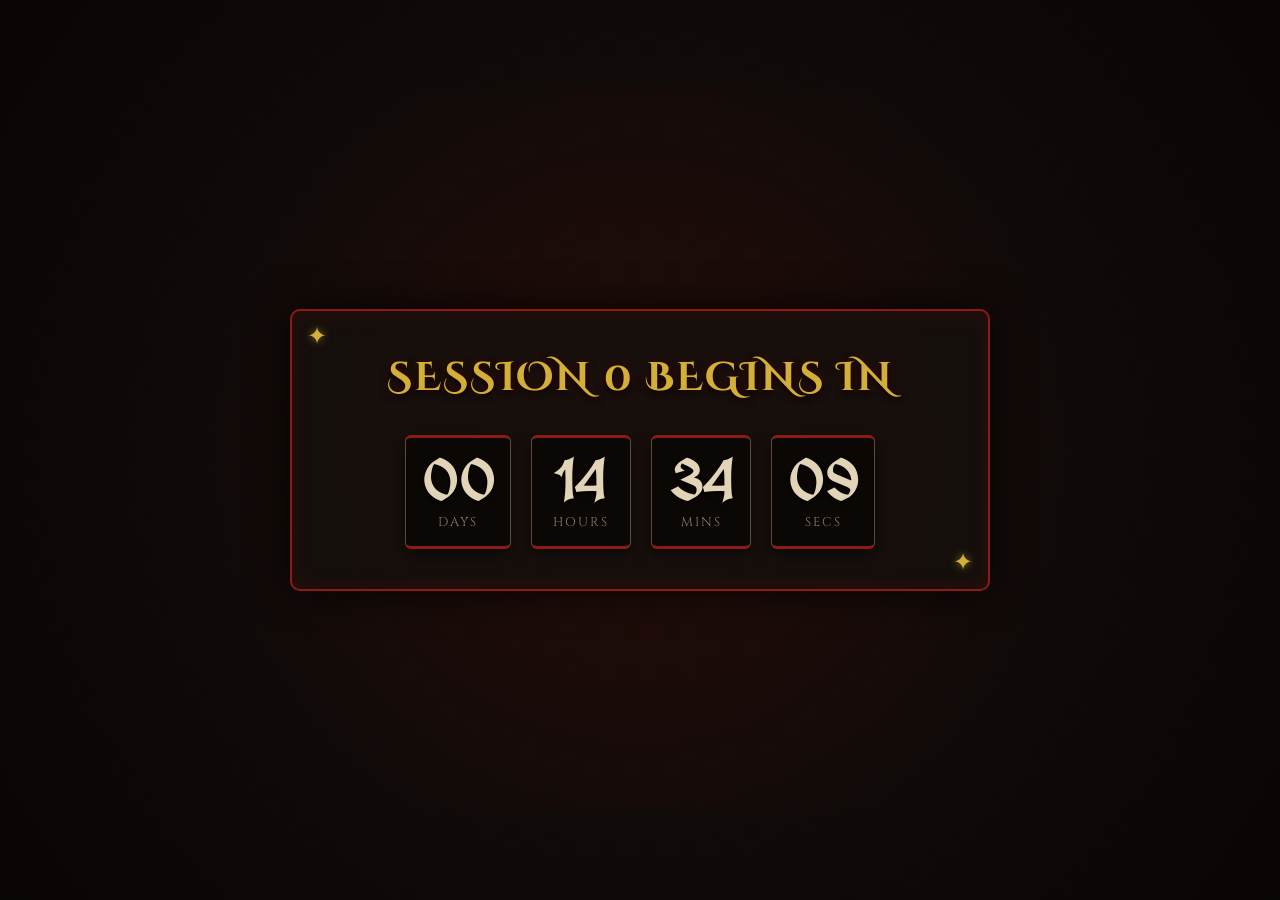
<file: index.html>
<!DOCTYPE html>
<html lang="en">
<head>
    <meta charset="UTF-8">
    <meta name="viewport" content="width=device-width, initial-scale=1.0">
    <title>D&D Session 0 Countdown</title>
    <!-- Google Fonts for Gothic/Fantasy Aesthetic -->
    <link rel="preconnect" href="https://fonts.googleapis.com">
    <link rel="preconnect" href="https://fonts.gstatic.com" crossorigin>
    <link href="https://fonts.googleapis.com/css2?family=Cinzel+Decorative:wght@700&family=Cinzel:wght@500;700&family=MedievalSharp&display=swap" rel="stylesheet">
    
    <style>
        * {
            box-sizing: border-box;
            margin: 0;
            padding: 0;
        }

        body {
            background-color: #0f0c08;
            /* Using a subtle procedural dark slate/stone color system to avoid heavy external image loads */
            background-image: 
                radial-gradient(circle at 50% 50%, rgba(30, 20, 15, 0.4), rgba(10, 5, 5, 0.9)),
                linear-gradient(45deg, rgba(20, 15, 10, 0.3) 25%, transparent 25%, transparent 75%, rgba(20, 15, 10, 0.3) 75%),
                linear-gradient(45deg, rgba(20, 15, 10, 0.3) 25%, transparent 25%, transparent 75%, rgba(20, 15, 10, 0.3) 75%);
            background-size: 100% 100%, 40px 40px, 40px 40px;
            background-position: 0 0, 0 0, 20px 20px;
            color: #e2d4b7;
            font-family: 'Cinzel', serif;
            min-height: 100vh;
            display: flex;
            justify-content: center;
            align-items: center;
            overflow: hidden;
            padding: 20px;
        }

        .container {
            text-align: center;
            background: rgba(22, 16, 13, 0.85);
            padding: 40px 60px;
            border-radius: 10px;
            box-shadow: 0 0 40px rgba(0, 0, 0, 0.85), inset 0 0 20px rgba(139, 0, 0, 0.2);
            border: 2px solid #8a1c14;
            max-width: 700px;
            width: 100%;
            position: relative;
        }

        /* Decorative Fantasy Corners */
        .container::before, .container::after {
            content: "✦";
            position: absolute;
            font-size: 24px;
            color: #d4af37;
            text-shadow: 0 0 8px rgba(212, 175, 55, 0.6);
        }
        .container::before { top: 10px; left: 15px; }
        .container::after { bottom: 10px; right: 15px; }

        h1 {
            font-family: 'Cinzel Decorative', serif;
            font-size: 2.5rem;
            color: #d4af37;
            text-shadow: 0 3px 6px rgba(0, 0, 0, 0.9), 0 0 10px rgba(139, 0, 0, 0.4);
            margin-bottom: 30px;
            letter-spacing: 2px;
            text-transform: uppercase;
        }

        /* Countdown Grid */
        .countdown {
            display: flex;
            justify-content: center;
            gap: 20px;
            flex-wrap: wrap;
        }

        .time-box {
            background: rgba(10, 7, 5, 0.9);
            border: 1px solid #5a4a3a;
            border-top: 3px solid #8a1c14;
            border-bottom: 3px solid #8a1c14;
            border-radius: 6px;
            padding: 15px;
            min-width: 100px;
            box-shadow: 0 5px 15px rgba(0, 0, 0, 0.5);
            transition: transform 0.3s ease;
        }

        .time-box:hover {
            transform: translateY(-5px);
            border-top-color: #d4af37;
            border-bottom-color: #d4af37;
        }

        .number {
            font-family: 'MedievalSharp', cursive;
            font-size: 3.5rem;
            font-weight: bold;
            color: #e2d4b7;
            text-shadow: 0 2px 4px rgba(0, 0, 0, 0.8);
            line-height: 1;
            margin-bottom: 5px;
        }

        .label {
            font-size: 0.8rem;
            text-transform: uppercase;
            letter-spacing: 2px;
            color: #8c7a6b;
        }

        /* Ambient Pulsing Glow behind the box */
        .ambient-glow {
            position: absolute;
            top: 50%;
            left: 50%;
            transform: translate(-50%, -50%);
            width: 80%;
            height: 80%;
            background: radial-gradient(circle, rgba(139, 0, 0, 0.15) 0%, transparent 70%);
            z-index: -1;
            pointer-events: none;
        }

        /* Message when countdown ends */
        #session-message {
            font-size: 2rem;
            color: #d4af37;
            font-family: 'Cinzel Decorative', serif;
            display: none;
            text-shadow: 0 0 15px rgba(212, 175, 55, 0.6);
            animation: pulse 2s infinite alternate;
        }

        @keyframes pulse {
            0% { opacity: 0.8; transform: scale(0.98); }
            100% { opacity: 1; transform: scale(1.02); }
        }

        /* Responsive adjustments */
        @media (max-width: 600px) {
            h1 { font-size: 1.8rem; }
            .number { font-size: 2.5rem; }
            .time-box { min-width: 80px; padding: 10px; }
            .countdown { gap: 10px; }
        }
    </style>
</head>
<body>

    <div class="ambient-glow"></div>

    <div class="container">
        <h1 id="main-title">Session 0 begins in</h1>
        
        <div class="countdown" id="countdown-display">
            <div class="time-box">
                <div class="number" id="days">00</div>
                <div class="label">Days</div>
            </div>
            <div class="time-box">
                <div class="number" id="hours">00</div>
                <div class="label">Hours</div>
            </div>
            <div class="time-box">
                <div class="number" id="minutes">00</div>
                <div class="label">Mins</div>
            </div>
            <div class="time-box">
                <div class="number" id="seconds">00</div>
                <div class="label">Secs</div>
            </div>
        </div>

        <div id="session-message">Roll for Initiative! The Session Has Begun!</div>
    </div>

    <script>
        function updateCountdown() {
            const now = new Date();
            
            // Target: Today at 6:00 PM (18:00) in Sydney / AEST (Australia/Sydney)
            // We use Intl to properly find out the time difference for Sydney regardless of user's timezone
            const formatter = new Intl.DateTimeFormat('en-US', {
                timeZone: 'Australia/Sydney',
                year: 'numeric', month: 'numeric', day: 'numeric',
                hour: 'numeric', minute: 'numeric', second: 'numeric',
                hour12: false
            });

            const parts = formatter.formatToParts(now);
            const sydneyTimeMap = {};
            parts.forEach(p => sydneyTimeMap[p.type] = p.value);

            // Construct exact modern Date object for today's 6pm in Sydney
            const targetSydney = new Date(
                sydneyTimeMap.year,
                sydneyTimeMap.month - 1,
                sydneyTimeMap.day,
                18, 0, 0, 0 // 6:00:00 PM
            );

            // Get absolute UTC timestamp for Sydney 6pm today
            // Since JavaScript dates are made in local timezone, we calculate the exact difference
            const formatTarget = new Intl.DateTimeFormat('en-US', {
                timeZone: 'Australia/Sydney', hour12: false, year: 'numeric', month: 'numeric', day: 'numeric', hour: 'numeric', minute: 'numeric', second: 'numeric'
            });
            
            // Standard conversion method to ensure target is perfectly anchored to Sydney's clock
            const sydneyNowString = formatTarget.format(now);
            const sydneyNowDate = new Date(sydneyNowString);
            
            let timeDifference = targetSydney.getTime() - sydneyNowDate.getTime();

            // If 6pm has already passed today, set target to 6pm tomorrow
            if (timeDifference < 0) {
                targetSydney.setDate(targetSydney.getDate() + 1);
                timeDifference = targetSydney.getTime() - sydneyNowDate.getTime();
            }

            // Calculations for days, hours, minutes and seconds
            const days = Math.floor(timeDifference / (1000 * 60 * 60 * 24));
            const hours = Math.floor((timeDifference % (1000 * 60 * 60 * 24)) / (1000 * 60 * 60));
            const minutes = Math.floor((timeDifference % (1000 * 60 * 60)) / (1000 * 60));
            const seconds = Math.floor((timeDifference % (1000 * 60)) / 1000);

            // Display results
            document.getElementById('days').innerText = String(days).padStart(2, '0');
            document.getElementById('hours').innerText = String(hours).padStart(2, '0');
            document.getElementById('minutes').innerText = String(minutes).padStart(2, '0');
            document.getElementById('seconds').innerText = String(seconds).padStart(2, '0');

            // If the countdown is hit exactly
            if (timeDifference <= 0) {
                document.getElementById('countdown-display').style.display = 'none';
                document.getElementById('main-title').style.display = 'none';
                document.getElementById('session-message').style.display = 'block';
                clearInterval(intervalId);
            }
        }

        // Run immediately on load and then every second
        updateCountdown();
        const intervalId = setInterval(updateCountdown, 1000);
    </script>
</body>
</html>
</file>
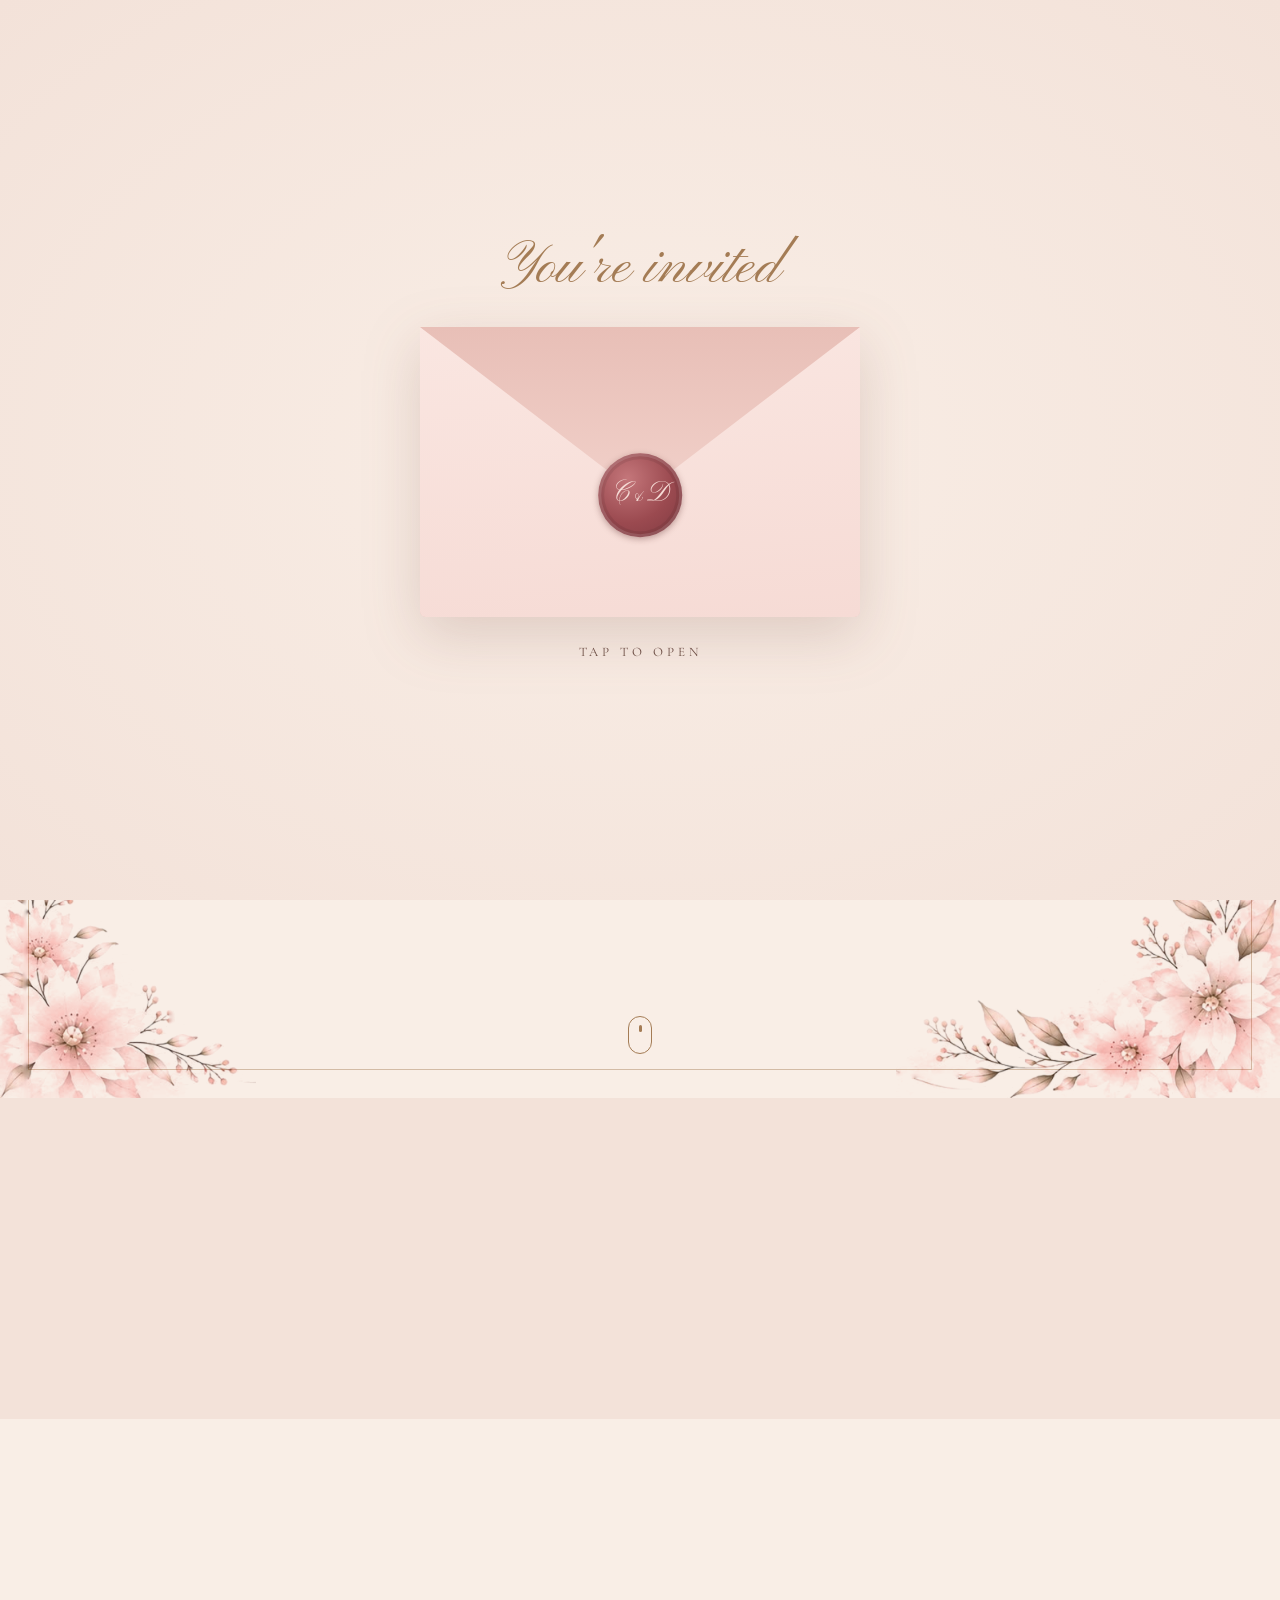
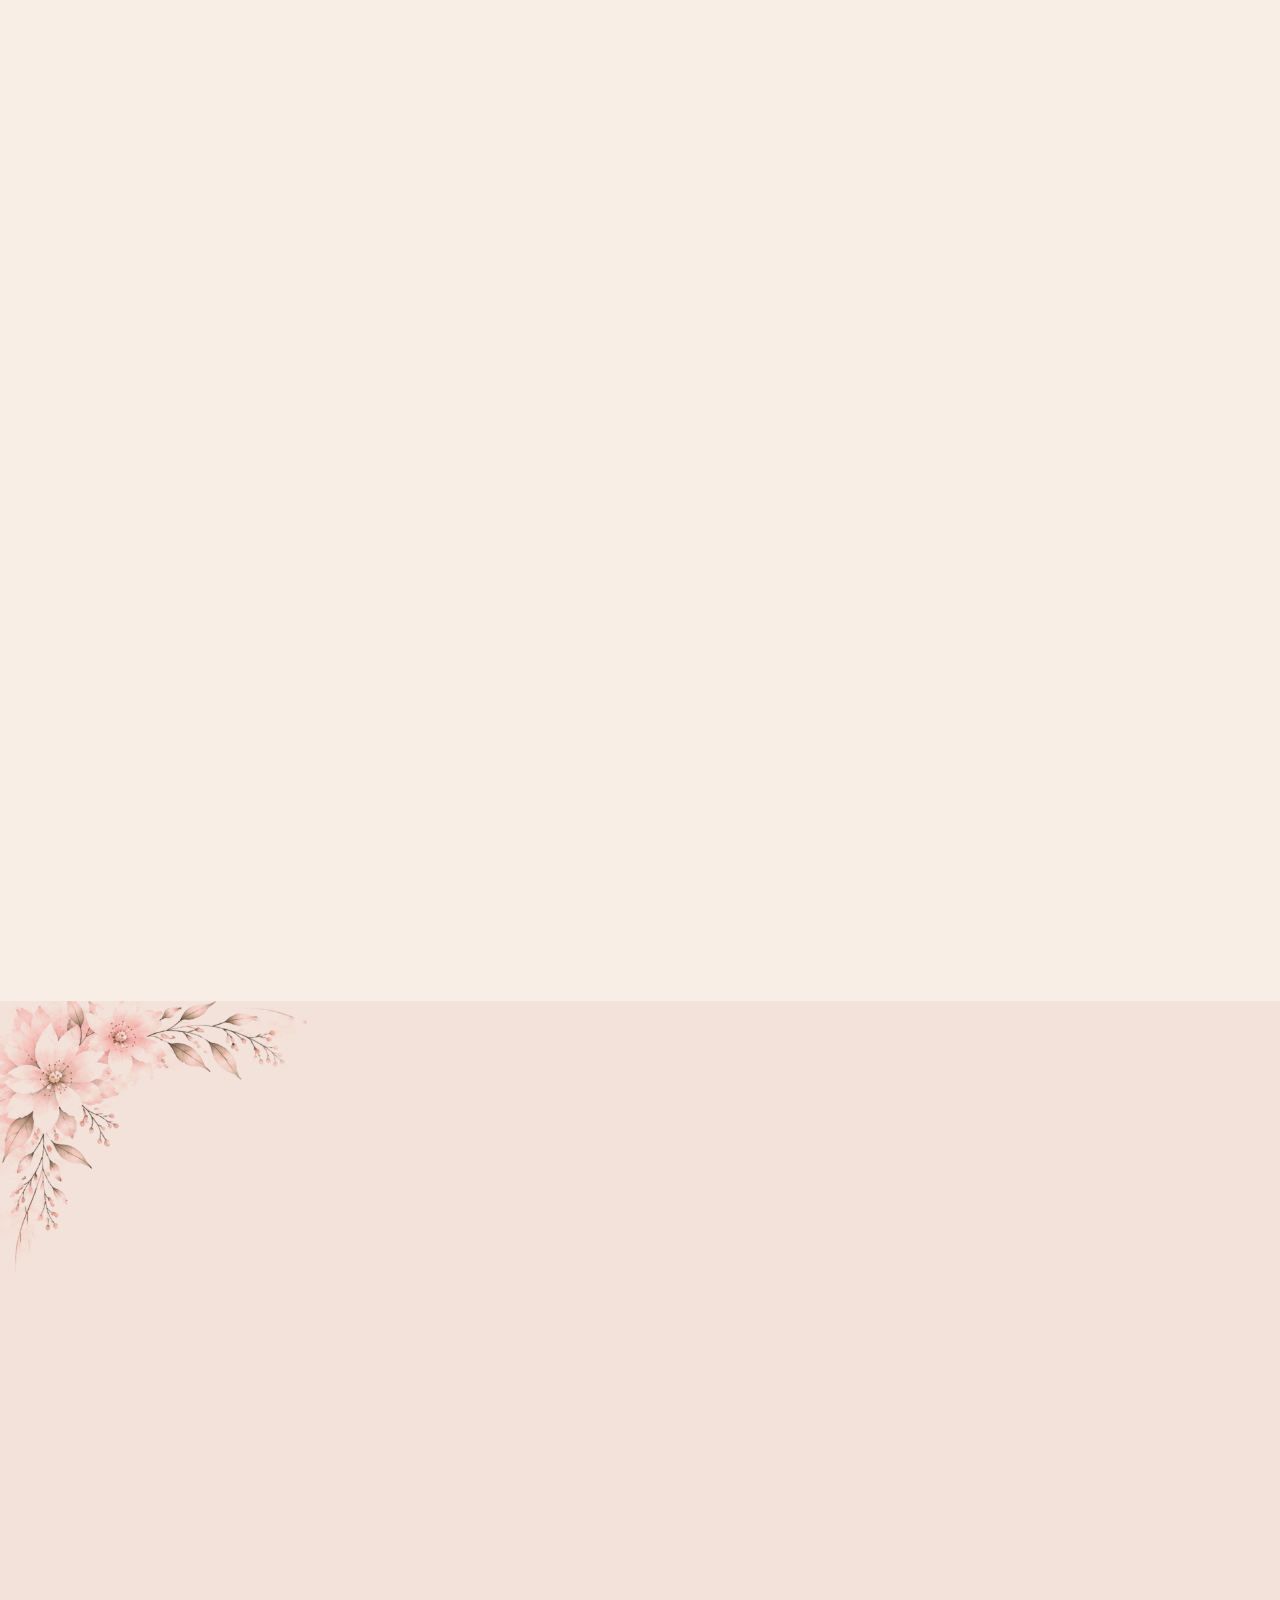
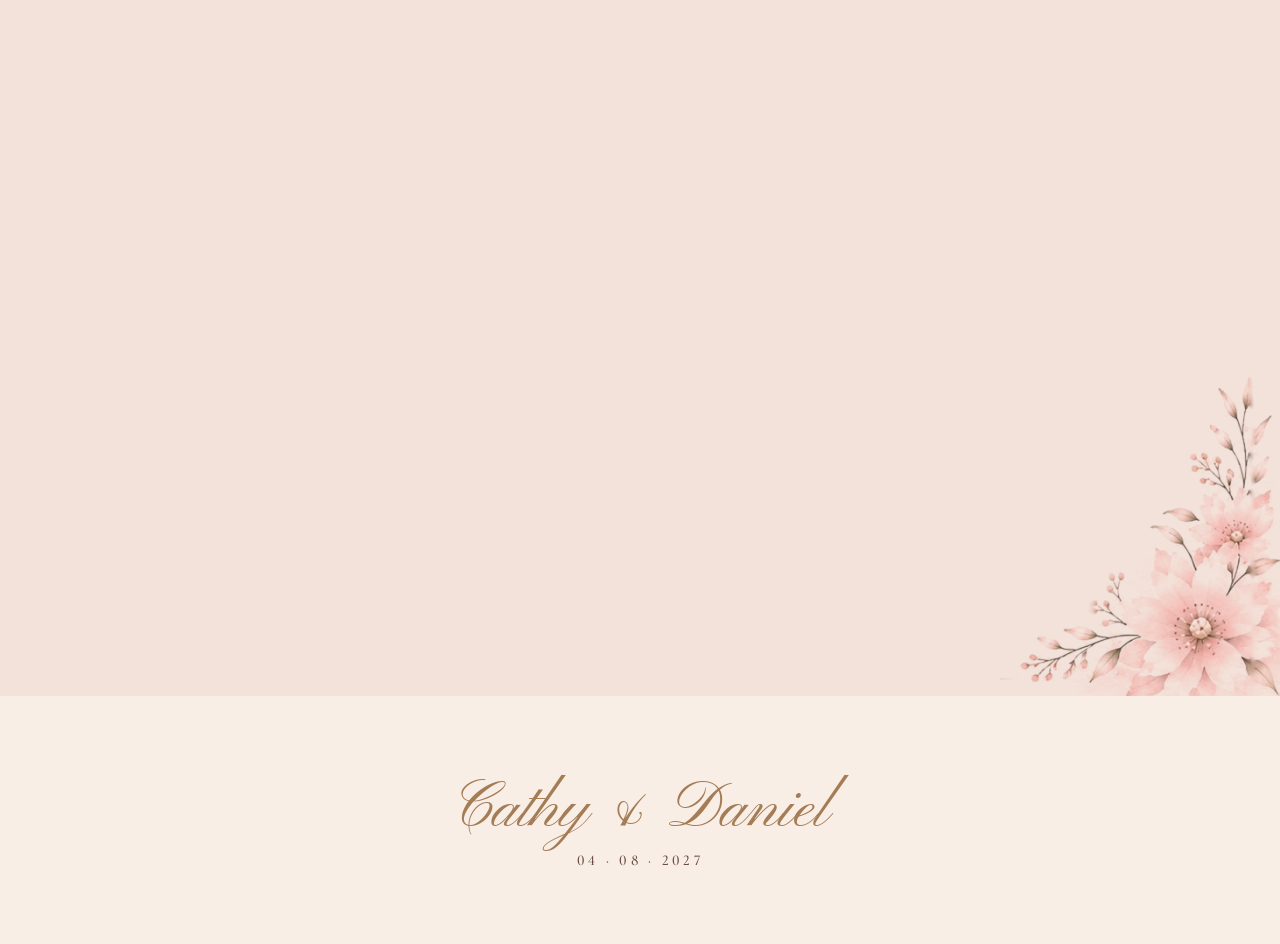
<file: wedding-website/index.html>
<!DOCTYPE html>
<html lang="en">
<head>
<meta charset="UTF-8">
<meta name="viewport" content="width=device-width, initial-scale=1, viewport-fit=cover">
<title>Cathy &amp; Daniel · 4 August 2027</title>
<meta name="description" content="Join us to celebrate the wedding of Cathy Lei Arcangel and Daniel Geoff Green on Wednesday 4 August 2027 at Surf Suites, URBNSURF Sydney.">
<meta property="og:title" content="Cathy &amp; Daniel are getting married">
<meta property="og:description" content="Wednesday, 4 August 2027 · Surf Suites, URBNSURF Sydney">
<meta property="og:image" content="assets/share.jpg">
<meta name="theme-color" content="#f9eee6">
<link rel="icon" href="assets/favicon.svg" type="image/svg+xml">
<link rel="preconnect" href="https://fonts.googleapis.com">
<link rel="preconnect" href="https://fonts.gstatic.com" crossorigin>
<link href="https://fonts.googleapis.com/css2?family=Cormorant+Garamond:ital,wght@0,400;0,500;0,600;1,400;1,500&family=Pinyon+Script&display=swap" rel="stylesheet">
<link rel="stylesheet" href="styles.css">
</head>
<body class="locked">

<!-- ============ ENVELOPE INTRO ============ -->
<div class="intro" id="intro" aria-label="Open your invitation">
  <p class="intro-greeting" id="greeting">You're invited</p>
  <button class="envelope" id="envelope" aria-label="Open the invitation">
    <span class="env-back"></span>
    <span class="env-card">
      <span class="script">Cathy &amp; Daniel</span>
      <span class="env-card-date">04 · 08 · 2027</span>
    </span>
    <span class="env-pocket"></span>
    <span class="env-flap"></span>
    <span class="seal"><span>C<i>&amp;</i>D</span></span>
  </button>
  <p class="intro-hint">Tap to open</p>
</div>

<!-- ============ NAV ============ -->
<nav class="nav" id="nav">
  <a href="#top" class="nav-mono script">C &amp; D</a>
  <div class="nav-links">
    <a href="#details">Details</a>
    <a href="#entourage">Entourage</a>
    <a href="#attire">Attire</a>
    <a href="#rsvp" class="nav-rsvp">RSVP</a>
  </div>
</nav>

<main id="top">

  <!-- ============ HERO / INVITATION ============ -->
  <header class="hero">
    <img class="floral fl-tl" src="assets/floral-corner.png" alt="">
    <img class="floral fl-br" src="assets/floral-corner.png" alt="">
    <img class="floral fl-bl" src="assets/floral-low.png" alt="">

    <div class="hero-inner">
      <p class="caps small reveal">With the grace of God<br>and the blessing of our parents</p>
      <p class="parents reveal">Emmanuel and Juana Arcangel<br>Rodney and Debbie Green</p>

      <div class="divider reveal"><span></span></div>

      <p class="caps small reveal">Together with our families</p>
      <h1 class="couple reveal">
        <span class="name">Cathy Lei Arcangel</span>
        <span class="and"><span class="script">and</span></span>
        <span class="name">Daniel Geoff Green</span>
      </h1>
      <p class="caps small reveal">Joyfully invite you to celebrate our wedding</p>

      <div class="divider reveal"><span></span></div>

      <p class="date reveal">Wednesday, 4 August 2027<br>4:00 pm</p>
      <p class="script venue-script reveal">Surf Suites</p>
      <p class="caps small reveal">URBNSURF Sydney · Sydney Olympic Park</p>

      <a href="#rsvp" class="btn reveal">RSVP</a>
    </div>

    <a href="#countdown" class="scroll-cue" aria-label="Scroll down"><span></span></a>
  </header>

  <!-- ============ COUNTDOWN ============ -->
  <section class="countdown" id="countdown">
    <p class="script section-script reveal">Counting down</p>
    <div class="timer reveal" id="timer" aria-live="off">
      <div><b id="cd-days">--</b><span>Days</span></div>
      <div><b id="cd-hours">--</b><span>Hours</span></div>
      <div><b id="cd-mins">--</b><span>Minutes</span></div>
      <div><b id="cd-secs">--</b><span>Seconds</span></div>
    </div>
  </section>

  <!-- ============ DETAILS ============ -->
  <section class="section" id="details">
    <h2 class="script section-title reveal">The Details</h2>
    <div class="divider reveal"><span></span></div>

    <div class="detail-grid">
      <article class="card reveal">
        <p class="eyebrow">When</p>
        <p class="card-big">Wednesday<br>4 August 2027</p>
        <p class="card-text">Ceremony begins at 4:00 pm</p>
        <div class="card-actions">
          <a class="btn btn-ghost" id="gcal" target="_blank" rel="noopener">Google Calendar</a>
          <a class="btn btn-ghost" id="ics" download="cathy-daniel-wedding.ics">Apple / Outlook</a>
        </div>
      </article>

      <article class="card reveal">
        <p class="eyebrow">Where</p>
        <p class="card-big">Surf Suites</p>
        <p class="card-text">URBNSURF Sydney<br>Sydney Olympic Park, NSW</p>
        <div class="card-actions">
          <a class="btn btn-ghost" target="_blank" rel="noopener"
             href="https://www.google.com/maps/search/?api=1&query=URBNSURF+Sydney+Sydney+Olympic+Park">Get directions</a>
        </div>
      </article>
    </div>

    <div class="map reveal">
      <iframe title="Map to URBNSURF Sydney" loading="lazy" referrerpolicy="no-referrer-when-downgrade"
        src="https://maps.google.com/maps?q=URBNSURF%20Sydney%2C%20Sydney%20Olympic%20Park&z=15&output=embed"></iframe>
    </div>
  </section>

  <!-- ============ ENTOURAGE ============ -->
  <section class="section section-tint" id="entourage">
    <img class="floral fl-sec-tl" src="assets/floral-corner.png" alt="">
    <h2 class="script section-title reveal">Wedding Entourage</h2>
    <div class="divider reveal"><span></span></div>

    <div class="ent-block reveal">
      <h3 class="heading">Witnesses</h3>
      <p class="desc">to stand with us and bear witness to our exchange of vows</p>
      <p class="names">Reggie and Ana Mercado<br>Pete and Janene Rox</p>
    </div>

    <div class="ent-block reveal">
      <p class="desc">to stand beside us throughout our wedding ceremony</p>
      <div class="split">
        <div><h4 class="sub">Best Man</h4><p class="names">Adam Cooper</p></div>
        <div><h4 class="sub">Maid of Honour</h4><p class="names">Jane Zamar</p></div>
      </div>
    </div>

    <div class="ent-block reveal">
      <h3 class="heading">Ceremonial Traditions</h3>
      <p class="desc intro-desc">Honouring cherished Filipino wedding traditions that celebrate unity, love, commitment and the joining of two families</p>
      <div class="rites">
        <div class="rite">
          <h4 class="sub">The Veil</h4>
          <p class="desc">to clothe us in unity, comfort and the loving protection of our marriage</p>
          <p class="names sm">Paul Zamar and Richelle Zamora</p>
        </div>
        <div class="rite">
          <h4 class="sub">The Cord</h4>
          <p class="desc">to bind us together in everlasting love and fidelity</p>
          <p class="names sm">Luke Evangelista and Mara Angoluan</p>
        </div>
        <div class="rite">
          <h4 class="sub">The Candle</h4>
          <p class="desc">to light our path as one family and guide us on our journey together</p>
          <p class="names sm">Rebecca Green</p>
        </div>
      </div>
    </div>

    <div class="ent-block reveal">
      <div class="split">
        <div><h4 class="sub">Flower Girls</h4><p class="names sm">Elisha and Lois Zamar</p></div>
        <div><h4 class="sub">Ring Bearer</h4><p class="names sm">Nathan Zamar</p></div>
      </div>
    </div>
  </section>

  <!-- ============ ATTIRE ============ -->
  <section class="section attire" id="attire">
    <h2 class="script section-title reveal">Attire</h2>
    <div class="divider reveal"><span></span></div>
    <div class="attire-row reveal">
      <img src="assets/dress.png" alt="Line drawing of a formal gown" class="attire-dress">
      <div>
        <p class="card-big">Formal</p>
        <p class="card-text">Please join us dressed in your formal best.</p>
      </div>
      <img src="assets/suit.png" alt="Line drawing of a formal suit" class="attire-suit">
    </div>
  </section>

  <!-- ============ RSVP ============ -->
  <section class="section section-tint" id="rsvp">
    <img class="floral fl-sec-br" src="assets/floral-low.png" alt="">
    <h2 class="script section-title reveal">Kindly Reply</h2>
    <div class="divider reveal"><span></span></div>
    <p class="caps small reveal" id="rsvp-deadline">Please respond by 30 June 2027</p>

    <form class="rsvp reveal" id="rsvp-form" novalidate>
      <p class="rsvp-hello" id="rsvp-hello" hidden></p>

      <label class="field">
        <span>Your name<span class="req">*</span></span>
        <input type="text" name="name" id="f-name" autocomplete="name" required>
      </label>

      <fieldset class="choice">
        <legend>Will you be joining us?<span class="req">*</span></legend>
        <label class="choice-card">
          <input type="radio" name="attending" value="Yes" required>
          <span><b>Joyfully accepts</b><small>I'll be there</small></span>
        </label>
        <label class="choice-card">
          <input type="radio" name="attending" value="No">
          <span><b>Regretfully declines</b><small>Celebrating from afar</small></span>
        </label>
      </fieldset>

      <div class="if-yes" id="if-yes" hidden>
        <label class="field">
          <span>How many in your party, including you?</span>
          <select name="guests" id="f-guests"></select>
          <small class="hint" id="seats-hint"></small>
        </label>
        <label class="field" id="names-field" hidden>
          <span>Names of your guests</span>
          <input type="text" name="guestNames" placeholder="e.g. Maria Santos, Jose Santos">
        </label>
        <label class="field">
          <span>Dietary requirements or allergies</span>
          <textarea name="dietary" rows="2" placeholder="Vegetarian, gluten-free, nut allergy… (leave blank if none)"></textarea>
        </label>
      </div>

      <label class="field">
        <span>Email <small>(optional, for any updates)</small></span>
        <input type="email" name="email" autocomplete="email">
      </label>

      <label class="field">
        <span>A note for the couple <small>(optional)</small></span>
        <textarea name="message" rows="3"></textarea>
      </label>

      <input type="hidden" name="invite" id="f-invite">
      <!-- spam trap: real people never see or fill this -->
      <input type="text" name="website" class="hp" tabindex="-1" autocomplete="off" aria-hidden="true">

      <p class="form-error" id="form-error" role="alert" hidden></p>
      <button type="submit" class="btn btn-solid" id="submit">Send RSVP</button>
    </form>

    <div class="thanks" id="thanks" hidden>
      <p class="script thanks-title" id="thanks-title">Thank you</p>
      <p class="card-text" id="thanks-text"></p>
      <button class="link-btn" id="again" type="button">Need to change something? Reply again</button>
    </div>
  </section>

  <footer class="footer">
    <p class="script footer-names">Cathy &amp; Daniel</p>
    <p class="caps small">04 · 08 · 2027</p>
  </footer>
</main>

<script src="app.js"></script>
</body>
</html>
</file>
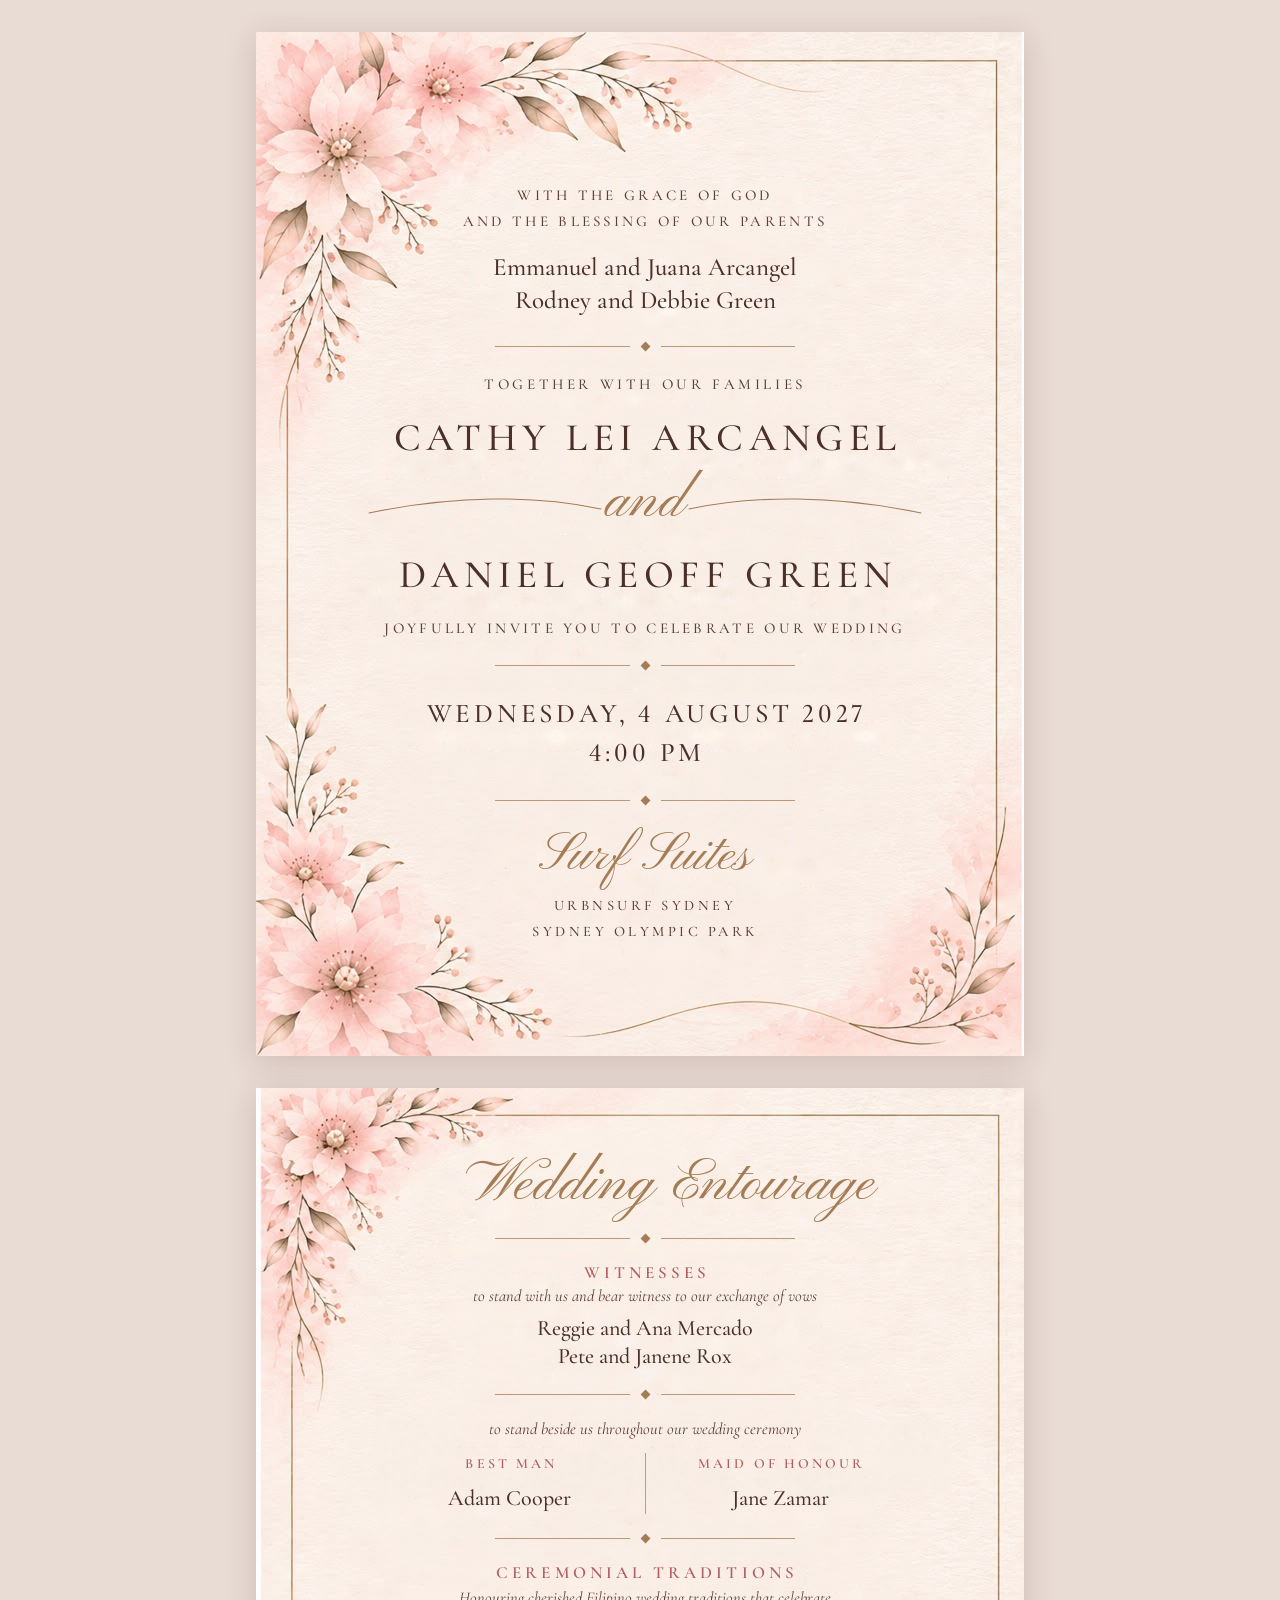
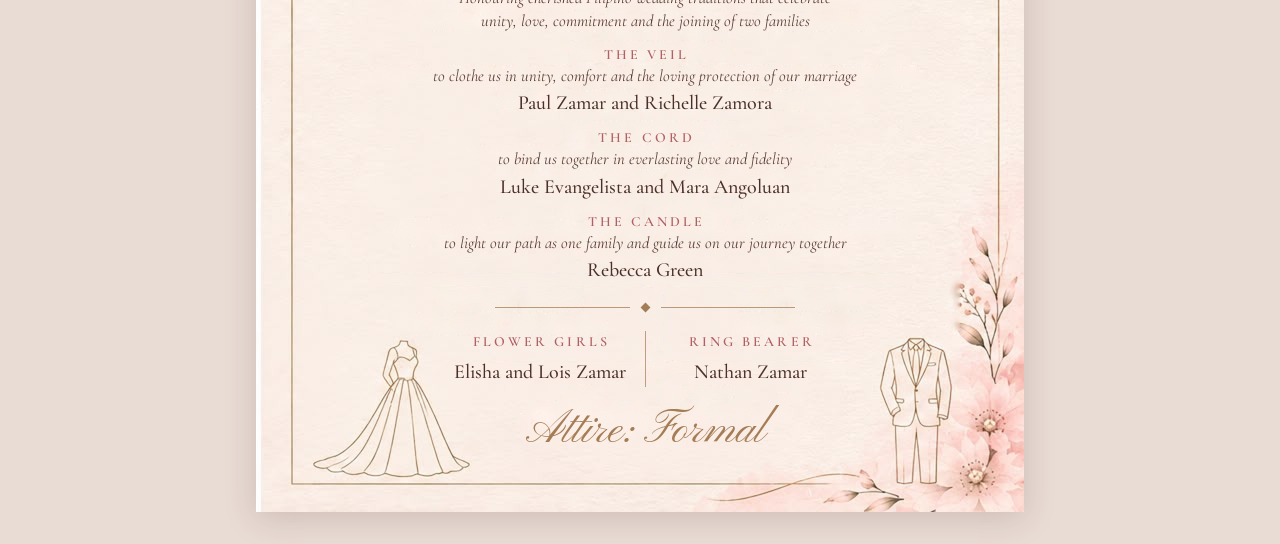
<file: wedding-invitation/invitation.html>
<!DOCTYPE html>
<html lang="en">
<head>
<meta charset="UTF-8">
<meta name="viewport" content="width=device-width, initial-scale=1.0">
<title>Cathy &amp; Daniel</title>
<link rel="preconnect" href="https://fonts.googleapis.com">
<link rel="preconnect" href="https://fonts.gstatic.com" crossorigin>
<link href="https://fonts.googleapis.com/css2?family=Cormorant+Garamond:ital,wght@0,400;0,500;0,600;1,400;1,500&family=Pinyon+Script&display=swap" rel="stylesheet">
<style>
  :root {
    --ink: #4a3029;
    --ink-soft: #5c4038;
    --gold: #a47c55;
    --rose: #b05f63;
  }
  @page { size: 6in 8in; margin: 0; }
  * { box-sizing: border-box; margin: 0; padding: 0; }
  html, body { background: #e9dcd5; }
  body {
    font-family: "Cormorant Garamond", Georgia, serif;
    color: var(--ink);
    font-variant-numeric: lining-nums;
    display: flex; flex-direction: column; align-items: center;
    gap: 32px; padding: 32px 0;
    -webkit-print-color-adjust: exact; print-color-adjust: exact;
  }
  .page {
    position: relative;
    width: 768px; height: 1024px;
    background-size: 100% 100%;
    box-shadow: 0 6px 30px rgba(80, 40, 30, .18);
    overflow: hidden;
  }
  .invite  { background-image: url("inv-bg.jpg"); }
  .entourage { background-image: url("ent-bg.jpg"); }
  .content {
    position: absolute;
    display: flex; flex-direction: column; align-items: center;
    text-align: center;
  }

  /* shared pieces */
  .caps { text-transform: uppercase; letter-spacing: .2em; }
  .script { font-family: "Pinyon Script", cursive; font-weight: 400; color: var(--gold); line-height: 1; }
  .divider {
    display: flex; align-items: center; justify-content: center; gap: 12px;
    width: 300px;
  }
  .divider::before, .divider::after {
    content: ""; flex: 1; height: 1px; background: var(--gold); opacity: .75;
  }
  .divider span {
    width: 7px; height: 7px; background: var(--gold);
    transform: rotate(45deg); flex: none;
  }

  /* ---------- PAGE 1 : INVITATION ---------- */
  .invite .content { left: 70px; right: 60px; top: 150px; bottom: 112px; justify-content: space-between; }
  .blessing { font-weight: 500; font-size: 15px; line-height: 1.75; color: var(--ink-soft); letter-spacing: .22em; }
  .parents { font-size: 25px; font-weight: 500; line-height: 1.35; margin-top: 16px; }
  .together { font-weight: 500; font-size: 15px; letter-spacing: .24em; color: var(--ink-soft); }
  .name { font-size: 39px; font-weight: 500; letter-spacing: .14em; line-height: 1; padding-left: .14em; }
  .amp {
    position: relative; width: 560px; height: 76px; margin: 10px 0 12px;
    display: flex; align-items: center; justify-content: center;
  }
  .amp svg { position: absolute; inset: 0; }
  .amp .script { position: relative; font-size: 58px; padding: 0 14px; margin-top: -6px; }
  .invite-line { font-weight: 500; font-size: 15px; letter-spacing: .22em; color: var(--ink-soft); }
  .date { font-size: 27px; font-weight: 500; letter-spacing: .14em; line-height: 1.45; padding-left: .14em; }
  .venue .script { font-size: 54px; }
  .venue .caps { font-weight: 500; font-size: 14.5px; letter-spacing: .24em; line-height: 1.75; margin-top: 10px; color: var(--ink-soft); }
  .group { display: flex; flex-direction: column; align-items: center; }

  /* ---------- PAGE 2 : ENTOURAGE ---------- */
  .entourage .content { left: 95px; right: 85px; top: 62px; bottom: 50px; justify-content: space-between; }
  .title { font-size: 58px; margin: 6px 0 0 50px; }
  .heading { font-size: 17px; font-weight: 600; letter-spacing: .24em; color: var(--rose); padding-left: .24em; }
  .sub { font-size: 14px; font-weight: 600; letter-spacing: .22em; color: var(--rose); padding-left: .22em; }
  .desc { text-wrap: balance; font-style: italic; font-size: 16.5px; color: var(--ink-soft); line-height: 1.3; margin-top: 3px; }
  .names { font-size: 22px; font-weight: 500; line-height: 1.3; margin-top: 6px; }
  .names.sm { font-size: 20px; margin-top: 3px; }
  .intro { text-wrap: balance; font-style: italic; font-size: 16.5px; color: var(--ink-soft); line-height: 1.35; max-width: 500px; margin-top: 4px; }
  .split { display: grid; grid-template-columns: 1fr 1px 1fr; width: 540px; align-items: stretch; }
  .split .rule { background: var(--gold); opacity: .7; }
  .split .col { display: flex; flex-direction: column; align-items: center; gap: 6px; padding: 2px 0; }
  .rites { display: flex; flex-direction: column; align-items: center; gap: 13px; margin-top: 14px; }
  .attire { font-size: 46px; margin-bottom: 8px; }

  @media print {
    html, body { background: none; }
    body { padding: 0; gap: 0; display: block; }
    .page { box-shadow: none; break-after: page; zoom: .75; }
  }
</style>
</head>
<body>

<!-- ================= PAGE 1 ================= -->
<section class="page invite">
  <div class="content">

    <div class="group">
      <p class="blessing caps">With the grace of God<br>and the blessing of our parents</p>
      <p class="parents">Emmanuel and Juana Arcangel<br>Rodney and Debbie Green</p>
    </div>

    <div class="divider"><span></span></div>

    <p class="together caps">Together with our families</p>

    <div class="group">
      <p class="name caps">Cathy Lei Arcangel</p>
      <div class="amp">
        <svg viewBox="0 0 560 76" preserveAspectRatio="none" aria-hidden="true">
          <path d="M4 46 C 90 28, 170 28, 236 42" fill="none" stroke="#a47c55" stroke-width="1.1" stroke-linecap="round"/>
          <path d="M324 42 C 390 28, 470 28, 556 46" fill="none" stroke="#a47c55" stroke-width="1.1" stroke-linecap="round"/>
        </svg>
        <span class="script">and</span>
      </div>
      <p class="name caps">Daniel Geoff Green</p>
    </div>

    <p class="invite-line caps">Joyfully invite you to celebrate our wedding</p>

    <div class="divider"><span></span></div>

    <p class="date caps">Wednesday, 4 August 2027<br>4:00 pm</p>

    <div class="divider"><span></span></div>

    <div class="group venue">
      <p class="script">Surf Suites</p>
      <p class="caps">URBNSURF Sydney<br>Sydney Olympic Park</p>
    </div>

  </div>
</section>

<!-- ================= PAGE 2 ================= -->
<section class="page entourage">
  <div class="content">

    <p class="script title">Wedding Entourage</p>

    <div class="divider"><span></span></div>

    <div class="group">
      <p class="heading caps">Witnesses</p>
      <p class="desc">to stand with us and bear witness to our exchange of vows</p>
      <p class="names">Reggie and Ana Mercado<br>Pete and Janene Rox</p>
    </div>

    <div class="divider"><span></span></div>

    <div class="group">
      <p class="desc" style="margin:0 0 12px">to stand beside us throughout our wedding ceremony</p>
      <div class="split">
        <div class="col"><p class="sub caps">Best Man</p><p class="names">Adam Cooper</p></div>
        <div class="rule"></div>
        <div class="col"><p class="sub caps">Maid of Honour</p><p class="names">Jane Zamar</p></div>
      </div>
    </div>

    <div class="divider"><span></span></div>

    <div class="group">
      <p class="heading caps">Ceremonial Traditions</p>
      <p class="intro">Honouring cherished Filipino wedding traditions that celebrate unity, love, commitment and the joining of two families</p>
      <div class="rites">
        <div class="group">
          <p class="sub caps">The Veil</p>
          <p class="desc">to clothe us in unity, comfort and the loving protection of our marriage</p>
          <p class="names sm">Paul Zamar and Richelle Zamora</p>
        </div>
        <div class="group">
          <p class="sub caps">The Cord</p>
          <p class="desc">to bind us together in everlasting love and fidelity</p>
          <p class="names sm">Luke Evangelista and Mara Angoluan</p>
        </div>
        <div class="group">
          <p class="sub caps">The Candle</p>
          <p class="desc">to light our path as one family and guide us on our journey together</p>
          <p class="names sm">Rebecca Green</p>
        </div>
      </div>
    </div>

    <div class="divider"><span></span></div>

    <div class="split" style="width:420px">
      <div class="col"><p class="sub caps">Flower Girls</p><p class="names sm">Elisha and Lois Zamar</p></div>
      <div class="rule"></div>
      <div class="col"><p class="sub caps">Ring Bearer</p><p class="names sm">Nathan Zamar</p></div>
    </div>

    <p class="script attire">Attire: Formal</p>

  </div>
</section>

</body>
</html>
</file>
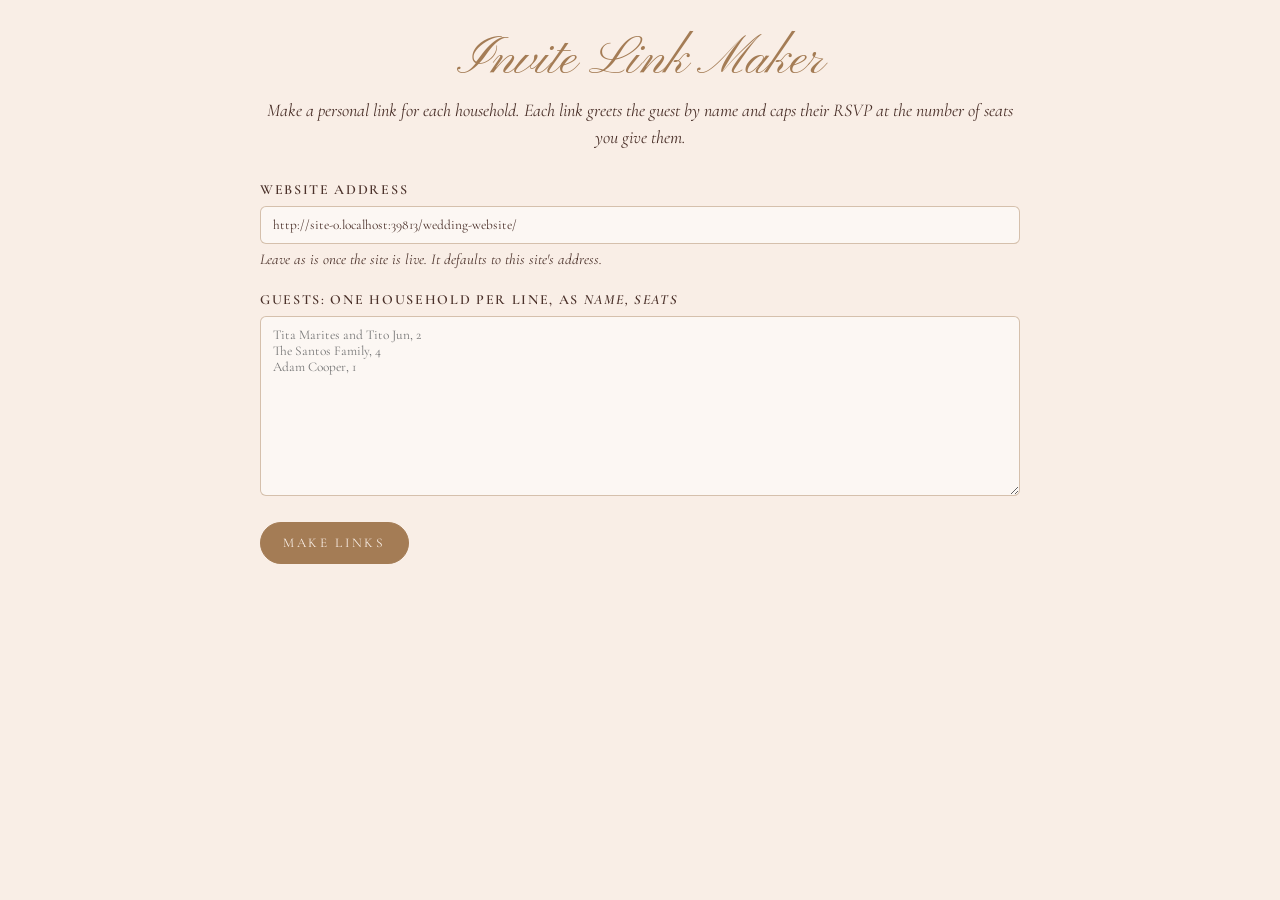
<file: wedding-website/links.html>
<!DOCTYPE html>
<html lang="en">
<head>
<meta charset="UTF-8">
<meta name="viewport" content="width=device-width, initial-scale=1">
<meta name="robots" content="noindex, nofollow">
<title>Invite Link Maker</title>
<link href="https://fonts.googleapis.com/css2?family=Cormorant+Garamond:wght@400;500;600&family=Pinyon+Script&display=swap" rel="stylesheet">
<style>
  :root { --paper: #f9eee6; --ink: #4a3029; --gold: #a47c55; --rose: #b05f63; --line: rgba(164,124,85,.45); }
  * { box-sizing: border-box; }
  body { margin: 0; background: var(--paper); color: var(--ink); font: 18px/1.5 "Cormorant Garamond", Georgia, serif; padding: 32px 16px 64px; }
  main { max-width: 760px; margin: 0 auto; }
  h1 { font: 400 52px/1.1 "Pinyon Script", cursive; color: var(--gold); text-align: center; margin: 0 0 8px; }
  p.lead { text-align: center; font-style: italic; margin: 0 0 28px; }
  label { display: block; font-weight: 600; font-size: 14px; letter-spacing: .12em; text-transform: uppercase; margin: 18px 0 6px; }
  input, textarea { width: 100%; font: 17px/1.4 inherit; font-family: inherit; color: inherit; padding: 10px 12px; border: 1px solid var(--line); border-radius: 6px; background: #fff8; }
  textarea { min-height: 180px; }
  small { display: block; font-style: italic; margin-top: 4px; }
  button { font: 600 13px/1 inherit; font-family: inherit; letter-spacing: .2em; text-transform: uppercase; padding: 12px 22px; border-radius: 999px; border: 1px solid var(--gold); background: var(--gold); color: var(--paper); cursor: pointer; }
  button.ghost { background: transparent; color: var(--gold); padding: 8px 14px; }
  .bar { display: flex; gap: 10px; flex-wrap: wrap; margin-top: 18px; }
  table { width: 100%; border-collapse: collapse; margin-top: 26px; font-size: 16px; }
  th, td { text-align: left; padding: 10px 6px; border-bottom: 1px solid var(--line); vertical-align: middle; }
  td.url { word-break: break-all; font-size: 14px; color: #6a4c43; }
  th { font-size: 13px; letter-spacing: .14em; text-transform: uppercase; color: var(--rose); }
</style>
</head>
<body>
<main>
  <h1>Invite Link Maker</h1>
  <p class="lead">Make a personal link for each household. Each link greets the guest by name and caps their RSVP at the number of seats you give them.</p>

  <label for="base">Website address</label>
  <input id="base" type="url">
  <small>Leave as is once the site is live. It defaults to this site's address.</small>

  <label for="list">Guests: one household per line, as <em>Name, seats</em></label>
  <textarea id="list" placeholder="Tita Marites and Tito Jun, 2&#10;The Santos Family, 4&#10;Adam Cooper, 1"></textarea>

  <div class="bar">
    <button id="make">Make links</button>
    <button id="csv" class="ghost" hidden>Download as spreadsheet (CSV)</button>
  </div>

  <table id="out" hidden>
    <thead><tr><th>Guest</th><th>Seats</th><th>Link</th><th></th></tr></thead>
    <tbody></tbody>
  </table>
</main>
<script>
  const base = document.getElementById('base');
  base.value = location.href.replace(/links\.html.*$/, '');
  const enc = (o) => btoa(unescape(encodeURIComponent(JSON.stringify(o)))).replace(/\+/g, '-').replace(/\//g, '_').replace(/=+$/, '');
  let rows = [];
  document.getElementById('make').onclick = () => {
    const b = base.value.trim().replace(/\/?$/, '/');
    rows = document.getElementById('list').value.split('\n').map((l) => l.trim()).filter(Boolean).map((l) => {
      const m = l.match(/^(.*?)(?:\s*,\s*(\d+))?$/);
      const name = m[1].trim(), seats = Math.min(12, Math.max(1, parseInt(m[2] || '2', 10)));
      return { name, seats, url: b + '?i=' + enc({ n: name, s: seats }) };
    });
    const tb = document.querySelector('#out tbody'); tb.innerHTML = '';
    rows.forEach((r) => {
      const tr = document.createElement('tr');
      tr.innerHTML = '<td></td><td></td><td class="url"></td><td><button class="ghost">Copy</button></td>';
      tr.children[0].textContent = r.name; tr.children[1].textContent = r.seats; tr.children[2].textContent = r.url;
      tr.querySelector('button').onclick = (e) => { navigator.clipboard.writeText(r.url); e.target.textContent = 'Copied'; };
      tb.appendChild(tr);
    });
    document.getElementById('out').hidden = !rows.length;
    document.getElementById('csv').hidden = !rows.length;
  };
  document.getElementById('csv').onclick = () => {
    const q = (s) => '"' + String(s).replace(/"/g, '""') + '"';
    const csv = 'Guest,Seats,Link\n' + rows.map((r) => [q(r.name), r.seats, q(r.url)].join(',')).join('\n');
    const a = document.createElement('a');
    a.href = URL.createObjectURL(new Blob([csv], { type: 'text/csv' }));
    a.download = 'invite-links.csv'; a.click();
  };
</script>
</body>
</html>
</file>
<file: wedding-website/styles.css>
:root {
  --paper: #f9eee6;        /* matches the watercolour artwork's paper exactly */
  --paper-deep: #f3e2d9;
  --blush: #efd3cc;
  --ink: #4a3029;
  --ink-soft: #6a4c43;
  --gold: #a47c55;
  --gold-soft: rgba(164, 124, 85, .45);
  --rose: #b05f63;
  --rose-deep: #93464c;
  --serif: "Cormorant Garamond", Georgia, "Times New Roman", serif;
  --script: "Pinyon Script", "Snell Roundhand", cursive;
  --gutter: clamp(16px, 5vw, 48px);
}

* { box-sizing: border-box; margin: 0; padding: 0; }
html { scroll-behavior: smooth; -webkit-text-size-adjust: 100%; }
body {
  background: var(--paper);
  color: var(--ink);
  font-family: var(--serif);
  font-size: 18px;
  line-height: 1.5;
  font-variant-numeric: lining-nums;
  overflow-x: hidden;
}
body.locked { overflow: hidden; height: 100svh; }
img { max-width: 100%; display: block; }
a { color: inherit; }

/* ---------- shared type ---------- */
.script { font-family: var(--script); font-weight: 400; color: var(--gold); line-height: 1.1; }
.caps { text-transform: uppercase; letter-spacing: .22em; font-weight: 500; }
.small { font-size: clamp(12.5px, 3.3vw, 15px); color: var(--ink-soft); line-height: 1.8; }
.divider { display: flex; align-items: center; gap: 12px; width: min(300px, 70%); margin: 28px auto; }
.divider::before, .divider::after { content: ""; flex: 1; height: 1px; background: var(--gold); opacity: .7; }
.divider span { width: 7px; height: 7px; background: var(--gold); transform: rotate(45deg); }

.btn {
  display: inline-block; margin-top: 34px; padding: 13px 38px;
  font: 600 14px/1 var(--serif); letter-spacing: .28em; text-transform: uppercase; text-decoration: none;
  color: var(--paper); background: var(--gold); border: 1px solid var(--gold); border-radius: 999px;
  cursor: pointer; transition: background .25s, color .25s, transform .25s;
}
.btn:hover { background: var(--rose-deep); border-color: var(--rose-deep); transform: translateY(-1px); }
.btn-ghost { background: transparent; color: var(--gold); margin-top: 0; padding: 11px 20px; font-size: 12.5px; letter-spacing: .2em; }
.btn-ghost:hover { color: var(--paper); }
.btn-solid { width: 100%; margin-top: 10px; }
.btn:focus-visible, input:focus-visible, select:focus-visible, textarea:focus-visible, .envelope:focus-visible {
  outline: 2px solid var(--rose); outline-offset: 3px;
}

/* ---------- florals ---------- */
.floral { position: absolute; pointer-events: none; user-select: none; z-index: 0; }
.fl-tl { top: 0; left: 0; width: clamp(200px, 36vw, 470px); }
.fl-br { bottom: 0; right: 0; width: clamp(170px, 30vw, 400px); transform: rotate(180deg); }
.fl-bl { bottom: 0; left: 0; width: clamp(120px, 20vw, 260px); opacity: .95; }
.fl-sec-tl { top: 0; left: 0; width: clamp(150px, 24vw, 320px); opacity: .9; }
.fl-sec-br { bottom: 0; right: 0; width: clamp(140px, 22vw, 280px); transform: scaleX(-1); opacity: .9; }
.fl-foot { top: 0; right: 0; width: clamp(150px, 22vw, 280px); transform: scaleX(-1); opacity: .85; }

/* ---------- envelope intro ---------- */
.intro {
  position: fixed; inset: 0; z-index: 50;
  display: flex; flex-direction: column; align-items: center; justify-content: center; gap: 26px;
  padding: var(--gutter);
  background: radial-gradient(ellipse at center, var(--paper) 0%, var(--paper-deep) 100%);
  transition: opacity .9s ease, visibility .9s;
}
.intro.gone { opacity: 0; visibility: hidden; }
.intro-greeting { font: 400 clamp(36px, 9vw, 58px)/1.1 var(--script); color: var(--gold); text-align: center; }
.intro-hint { font-size: 13px; letter-spacing: .3em; text-transform: uppercase; color: var(--ink-soft); animation: pulse 2.2s ease-in-out infinite; }
.intro.opening .intro-hint, .intro.opening .intro-greeting { opacity: 0; transition: opacity .4s; }
@keyframes pulse { 50% { opacity: .45; } }

.envelope {
  --w: min(86vw, 440px);
  position: relative; width: var(--w); height: calc(var(--w) * .66);
  border: 0; background: none; cursor: pointer; perspective: 1400px;
  filter: drop-shadow(0 18px 28px rgba(110, 60, 50, .18));
}
.env-back, .env-pocket, .env-flap { position: absolute; inset: 0; }
.env-back { background: #ecc8c1; border-radius: 6px; }
.env-pocket {
  z-index: 3; border-radius: 0 0 6px 6px;
  background: linear-gradient(175deg, #fae6e1 0%, #f6dbd5 100%);
  clip-path: polygon(0 0, 50% 52%, 100% 0, 100% 100%, 0 100%);
}
.env-flap {
  z-index: 4; height: 58%;
  background: linear-gradient(#e8bfb7, #f1d0c9);
  clip-path: polygon(0 0, 100% 0, 50% 100%);
  transform-origin: top center;
  transition: transform .8s cubic-bezier(.6, 0, .3, 1), z-index 0s .4s;
}
.env-card {
  position: absolute; z-index: 2; left: 7%; right: 7%; top: 8%; height: 86%;
  background: var(--paper); border-radius: 3px;
  box-shadow: inset 0 0 0 1px var(--gold-soft), 0 2px 10px rgba(110, 60, 50, .12);
  display: flex; flex-direction: column; align-items: center; justify-content: flex-start; padding-top: 7%;
  transition: transform 1s cubic-bezier(.5, 0, .2, 1) .6s;
}
.env-card .script { font-size: clamp(26px, 7vw, 40px); }
.env-card-date { font-size: 12px; letter-spacing: .3em; color: var(--ink-soft); margin-top: 4px; }
.seal {
  position: absolute; z-index: 5; left: 50%; top: 58%; width: 19%; aspect-ratio: 1;
  transform: translate(-50%, -50%);
  border-radius: 50%;
  background: radial-gradient(circle at 35% 30%, #c4767a, #9b4a50 55%, #7e3940);
  box-shadow: 0 2px 6px rgba(80, 30, 30, .35), inset 0 0 0 3px rgba(255, 255, 255, .12), inset 0 0 0 6px rgba(0, 0, 0, .08);
  display: grid; place-items: center;
  transition: opacity .35s, transform .35s;
}
.seal span { font: 400 clamp(18px, 5vw, 28px)/1 var(--script); color: #f6dcd6; }
.seal i { font-style: normal; font-size: .7em; padding: 0 1px; }
.envelope:hover .seal { transform: translate(-50%, -50%) scale(1.05); }

.intro.opening .seal { opacity: 0; transform: translate(-50%, -50%) scale(.6); }
.intro.opening .env-flap { transform: rotateX(180deg); z-index: 1; }
.intro.opening .env-card { transform: translateY(-55%); }

/* ---------- nav ---------- */
.nav {
  position: fixed; top: 0; left: 0; right: 0; z-index: 20;
  display: flex; align-items: center; justify-content: space-between;
  padding: 10px var(--gutter);
  background: rgba(249, 238, 230, .9); backdrop-filter: blur(8px); -webkit-backdrop-filter: blur(8px);
  border-bottom: 1px solid var(--gold-soft);
  transform: translateY(-100%); transition: transform .4s ease;
}
.nav.show { transform: none; }
.nav-mono { font-size: 28px; text-decoration: none; }
.nav-links { display: flex; gap: clamp(12px, 3.5vw, 32px); align-items: center; }
.nav-links a { font-size: 13px; letter-spacing: .2em; text-transform: uppercase; text-decoration: none; color: var(--ink-soft); }
.nav-links a:hover { color: var(--rose); }
.nav-rsvp { color: var(--rose) !important; font-weight: 600; }

/* ---------- hero ---------- */
.hero {
  position: relative; min-height: 100svh; overflow: hidden;
  display: flex; align-items: center; justify-content: center;
  padding: clamp(110px, 16vh, 160px) var(--gutter) clamp(90px, 14vh, 130px);
  text-align: center;
}
.hero::before { /* the gold frame from the printed card */
  content: ""; position: absolute; inset: clamp(12px, 2.5vw, 28px);
  border: 1px solid var(--gold-soft); pointer-events: none;
}
.hero-inner { position: relative; z-index: 1; max-width: 720px; }
.parents { font-size: clamp(20px, 5vw, 27px); font-weight: 500; line-height: 1.4; margin-top: 14px; }
.couple { font-weight: 500; margin: 18px 0 20px; }
.couple .name {
  display: block; font-size: clamp(25px, 6.6vw, 46px);
  letter-spacing: .13em; text-transform: uppercase; line-height: 1.15; padding-left: .13em;
}
.couple .and { display: flex; align-items: center; gap: 14px; width: min(560px, 100%); margin: 8px auto; }
.couple .and::before, .couple .and::after { content: ""; flex: 1; height: 1px; background: linear-gradient(90deg, transparent, var(--gold)); }
.couple .and::after { background: linear-gradient(270deg, transparent, var(--gold)); }
.couple .and .script { font-size: clamp(44px, 11vw, 64px); }
.date { font-size: clamp(20px, 5vw, 29px); font-weight: 500; letter-spacing: .13em; text-transform: uppercase; line-height: 1.5; }
.venue-script { font-size: clamp(46px, 11vw, 64px); margin-top: 14px; }

.scroll-cue { position: absolute; z-index: 1; bottom: clamp(26px, 5vh, 44px); left: 50%; transform: translateX(-50%); width: 24px; height: 38px; border: 1px solid var(--gold); border-radius: 12px; }
.scroll-cue span { position: absolute; left: 50%; top: 8px; width: 3px; height: 7px; margin-left: -1.5px; border-radius: 2px; background: var(--gold); animation: cue 1.8s infinite; }
@keyframes cue { 0% { opacity: 0; transform: translateY(0); } 40% { opacity: 1; } 100% { opacity: 0; transform: translateY(12px); } }

/* ---------- countdown ---------- */
.countdown { text-align: center; padding: 64px var(--gutter) 72px; background: var(--paper-deep); }
.section-script { font-size: clamp(38px, 9vw, 52px); margin-bottom: 18px; }
.timer { display: flex; justify-content: center; gap: clamp(10px, 4vw, 40px); }
.timer div { min-width: clamp(64px, 18vw, 110px); padding: 16px 6px 12px; border: 1px solid var(--gold-soft); border-radius: 6px; background: var(--paper); }
.timer b { display: block; font-size: clamp(32px, 8vw, 52px); font-weight: 500; line-height: 1; }
.timer span { display: block; margin-top: 8px; font-size: clamp(10.5px, 2.6vw, 13px); letter-spacing: .22em; text-transform: uppercase; color: var(--rose); font-weight: 600; }

/* ---------- sections ---------- */
.section { position: relative; overflow: hidden; padding: clamp(72px, 12vw, 120px) var(--gutter); text-align: center; }
.section > *:not(.floral) { position: relative; z-index: 1; }
.section-tint { background: var(--paper-deep); }
.section-title { font-size: clamp(50px, 12vw, 76px); }
.section .divider { margin-top: 16px; margin-bottom: 40px; }

.detail-grid { display: grid; grid-template-columns: repeat(auto-fit, minmax(260px, 1fr)); gap: 22px; max-width: 820px; margin: 0 auto; }
.card { padding: 34px 24px 30px; background: rgba(255, 255, 255, .35); border: 1px solid var(--gold-soft); border-radius: 6px; }
.eyebrow { font-size: 13px; font-weight: 600; letter-spacing: .3em; text-transform: uppercase; color: var(--rose); margin-bottom: 12px; }
.card-big { font-size: clamp(24px, 6vw, 30px); font-weight: 500; line-height: 1.25; }
.card-text { color: var(--ink-soft); font-size: 18px; margin-top: 8px; }
.card-actions { display: flex; flex-wrap: wrap; gap: 10px; justify-content: center; margin-top: 22px; }
.map { max-width: 820px; margin: 22px auto 0; border-radius: 6px; overflow: hidden; border: 1px solid var(--gold-soft); aspect-ratio: 16 / 9; background: var(--paper-deep); }
.map iframe { width: 100%; height: 100%; border: 0; filter: sepia(.25) saturate(.8); }

/* ---------- entourage ---------- */
.ent-block { max-width: 640px; margin: 0 auto; }
.ent-block + .ent-block { margin-top: 26px; padding-top: 30px; border-top: 1px solid var(--gold-soft); }
.heading { font-size: clamp(15px, 4vw, 18px); font-weight: 600; letter-spacing: .24em; text-transform: uppercase; color: var(--rose); }
.sub { font-size: clamp(12.5px, 3.4vw, 14px); font-weight: 600; letter-spacing: .22em; text-transform: uppercase; color: var(--rose); }
.desc { font-style: italic; font-size: clamp(16px, 4vw, 18px); color: var(--ink-soft); line-height: 1.35; margin-top: 4px; text-wrap: balance; }
.intro-desc { max-width: 520px; margin: 6px auto 0; }
.names { font-size: clamp(20px, 5vw, 24px); font-weight: 500; line-height: 1.35; margin-top: 8px; }
.names.sm { font-size: clamp(19px, 4.6vw, 22px); }
.split { display: grid; grid-template-columns: 1fr 1fr; margin-top: 16px; }
.split > div + div { border-left: 1px solid var(--gold-soft); }
.split > div { padding: 2px 10px; }
.rites { display: grid; gap: 22px; margin-top: 26px; }

/* ---------- attire ---------- */
.attire-row { display: grid; grid-template-columns: 1fr auto 1fr; align-items: end; gap: clamp(10px, 4vw, 40px); max-width: 640px; margin: 0 auto; }
.attire-row > div { padding-bottom: 30px; }
.attire-dress { width: 100%; max-width: 190px; justify-self: end; }
.attire-suit { width: 60%; max-width: 110px; justify-self: start; }

/* ---------- RSVP ---------- */
.rsvp { max-width: 520px; margin: 34px auto 0; text-align: left; display: grid; gap: 20px;
  padding: clamp(24px, 6vw, 40px); background: rgba(255, 255, 255, .45); border: 1px solid var(--gold-soft); border-radius: 8px; }
.rsvp-hello { text-align: center; font-size: 22px; font-style: italic; color: var(--ink); }
.field { display: grid; gap: 7px; }
.field > span, .choice legend { font-size: 14px; font-weight: 600; letter-spacing: .12em; text-transform: uppercase; color: var(--ink-soft); }
.field small, .choice small { text-transform: none; letter-spacing: 0; font-weight: 400; }
.req { color: var(--rose); margin-left: 3px; }
input[type=text], input[type=email], select, textarea {
  width: 100%; font: 400 18px/1.4 var(--serif); color: var(--ink);
  padding: 11px 14px; background: var(--paper); border: 1px solid var(--gold-soft); border-radius: 6px;
  transition: border-color .2s, box-shadow .2s;
}
input:focus, select:focus, textarea:focus { outline: none; border-color: var(--gold); box-shadow: 0 0 0 3px rgba(164, 124, 85, .15); }
textarea { resize: vertical; }
select { appearance: none; background-image: linear-gradient(45deg, transparent 50%, var(--gold) 50%), linear-gradient(135deg, var(--gold) 50%, transparent 50%);
  background-position: calc(100% - 20px) 52%, calc(100% - 14px) 52%; background-size: 6px 6px; background-repeat: no-repeat; }
.hint { color: var(--ink-soft); font-size: 15px; font-style: italic; }
.choice { border: 0; display: grid; grid-template-columns: 1fr 1fr; gap: 12px; }
.choice legend { margin-bottom: 9px; }
.choice-card { position: relative; cursor: pointer; }
.choice-card input { position: absolute; opacity: 0; }
.choice-card span { display: block; height: 100%; text-align: center; padding: 16px 10px; border: 1px solid var(--gold-soft); border-radius: 6px; background: var(--paper); transition: all .2s; }
.choice-card b { display: block; font-size: 18px; font-weight: 600; }
.choice-card small { display: block; color: var(--ink-soft); font-style: italic; font-size: 15px; }
.choice-card input:checked + span { border-color: var(--rose); background: #f6e0dc; box-shadow: 0 0 0 1px var(--rose); }
.choice-card input:focus-visible + span { outline: 2px solid var(--rose); outline-offset: 2px; }
.hp { position: absolute; left: -9999px; width: 1px; height: 1px; opacity: 0; }
.form-error { color: var(--rose-deep); font-style: italic; text-align: center; }
.btn[disabled] { opacity: .6; cursor: wait; }
.if-yes { display: grid; gap: 20px; }
[hidden] { display: none !important; }

.thanks { max-width: 520px; margin: 34px auto 0; }
.thanks-title { font-size: clamp(52px, 13vw, 72px); }
.link-btn { margin-top: 22px; background: none; border: 0; font: italic 16px var(--serif); color: var(--gold); text-decoration: underline; cursor: pointer; }

/* ---------- footer ---------- */
.footer { position: relative; overflow: hidden; text-align: center; padding: 80px var(--gutter) 70px; }
.footer > p { position: relative; z-index: 1; }
.footer-names { font-size: clamp(46px, 11vw, 64px); }

/* ---------- reveal on scroll ---------- */
.reveal { opacity: 0; transform: translateY(18px); transition: opacity .9s ease, transform .9s ease; }
.reveal.in { opacity: 1; transform: none; }

@media (max-width: 520px) {
  body { font-size: 17px; }
  .nav-mono { display: none; }
  .nav { justify-content: center; }
  .choice { grid-template-columns: 1fr; }
  .attire-row { grid-template-columns: 1fr 1fr; }
  .attire-row > div { grid-column: 1 / -1; grid-row: 1; padding-bottom: 6px; }
  .attire-dress { max-width: 150px; }
  .attire-suit { max-width: 80px; }
}

@media (prefers-reduced-motion: reduce) {
  html { scroll-behavior: auto; }
  *, *::before, *::after { animation: none !important; transition-duration: .01ms !important; transition-delay: 0s !important; }
  .reveal { opacity: 1; transform: none; }
}
</file>
